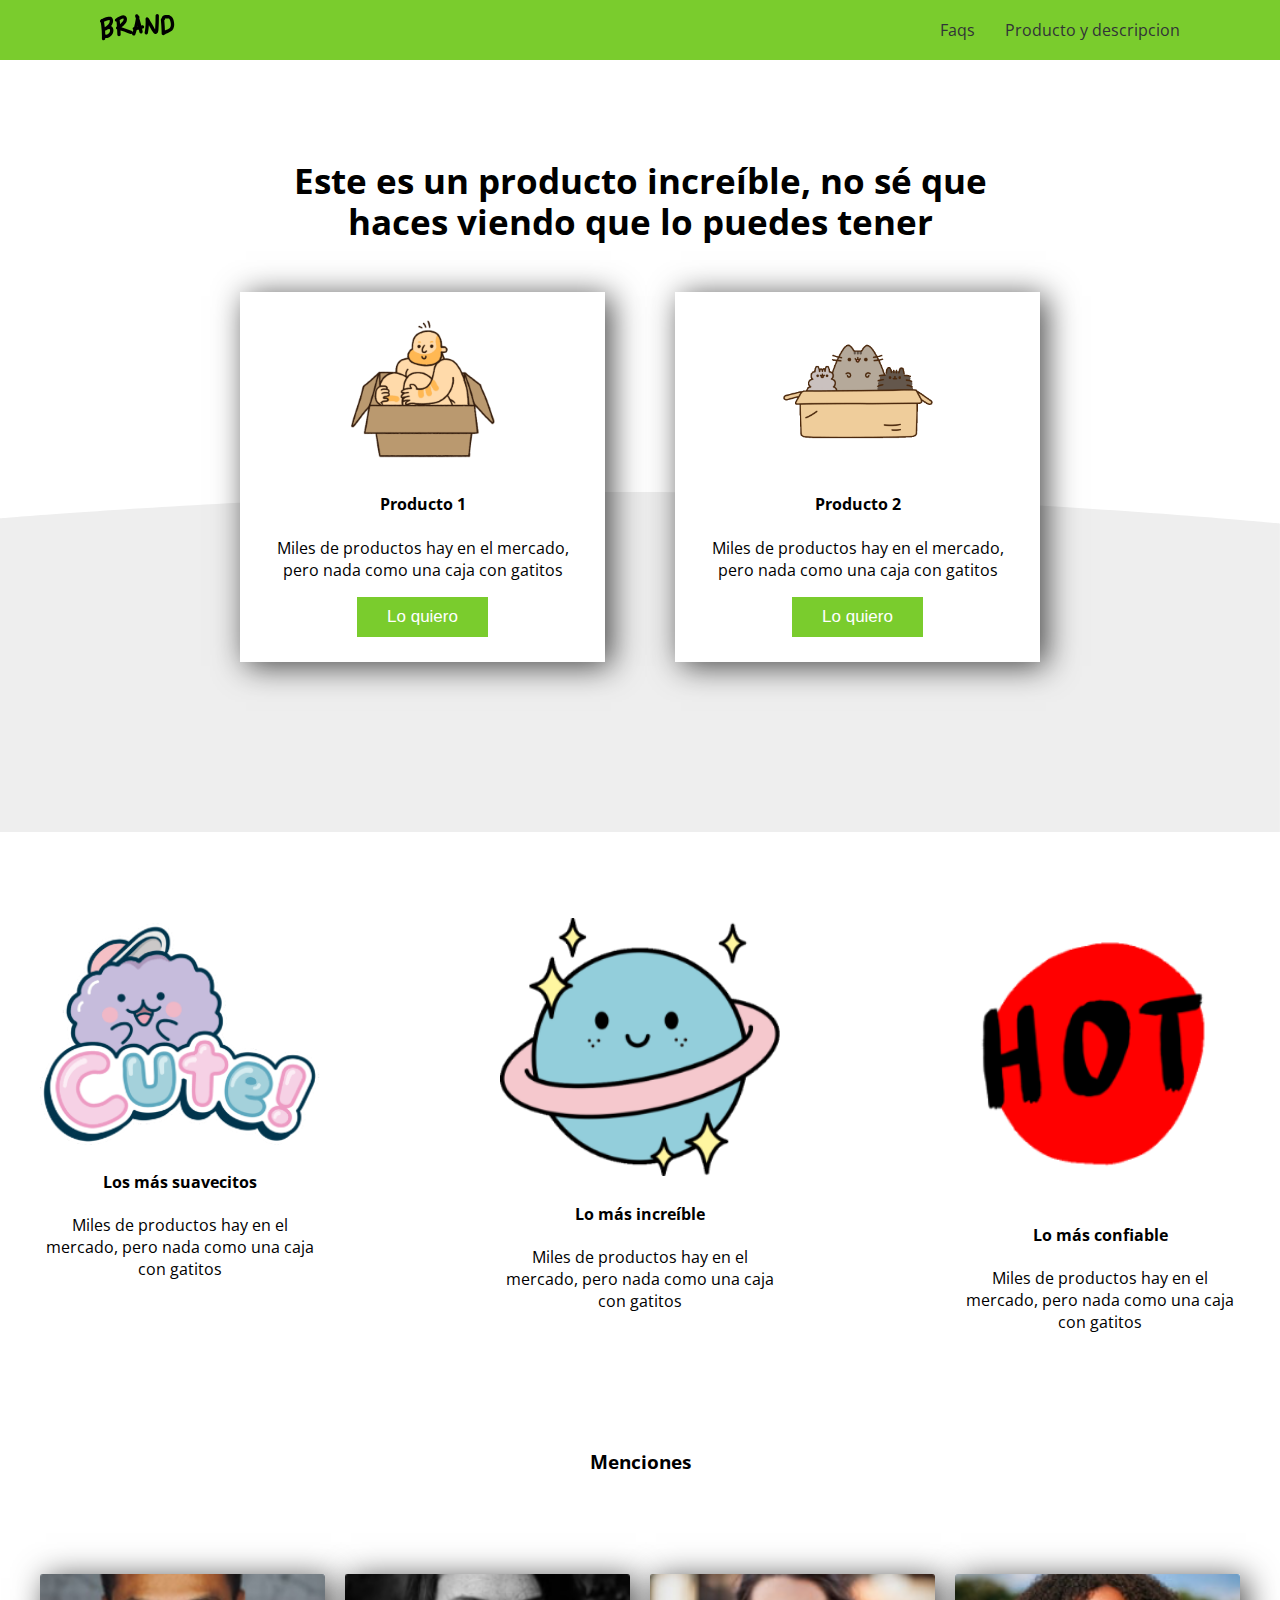
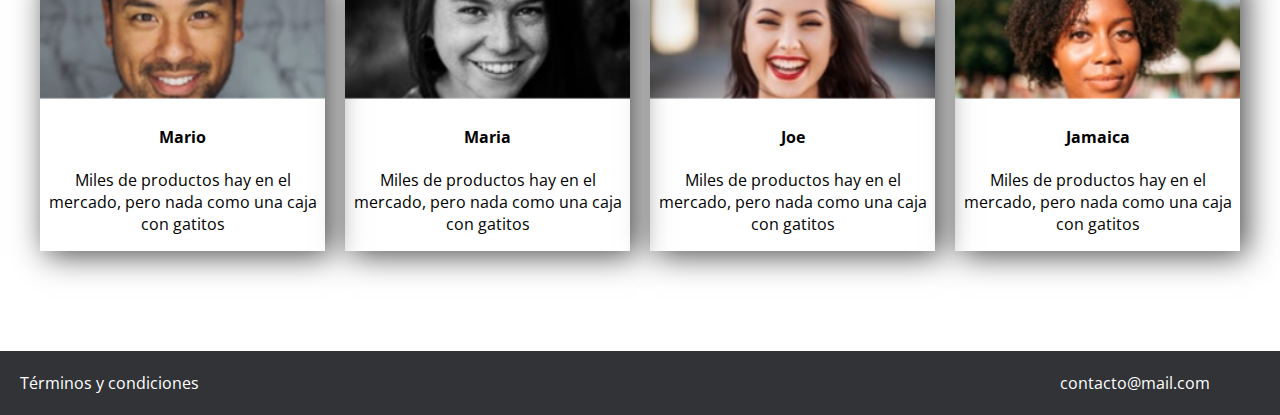
<file: index.html>
<!DOCTYPE html>
<html>
<head>
	<link rel="stylesheet" type="text/css" href="css/style.css">
<link rel="stylesheet" type="text/css" href="css/animation.css">
<link href="https://fonts.googleapis.com/css?family=Open+Sans:300,300i,400,400i,600,600i,700,700i,800,800i&display=swap" rel="stylesheet"> 	<title>Home</title>
</head>

<div class="container">
<header class="fadedown">
	<nav class="navbar">
	<figure>
		<img src="images/logo.png">
	</figure>
	<ul class="lista">
		<li><a href="#">Faqs</a></li>
		<li><a href="#">Producto y descripcion</a></li>
	</ul>
</nav>
</header>
</div>
<body>
	<div class="message fadein">
		<h3> Este es un producto increíble, no sé que haces viendo que lo puedes tener </h3>
	</div>
<div class="fondo">
	<div class="shop">
	<div class="product fadeup">
		<img src="images/box1.png">
		<h4>Producto 1</h4>
		<p>Miles de productos hay en el mercado, pero nada como una caja con gatitos</p>
		<button>Lo quiero</button>
	</div>

	<div class="product fadeup">
		<img src="images/box2.png">
		<h4>Producto 2</h4>
		<p>Miles de productos hay en el mercado, pero nada como una caja con gatitos</p>
		<button>Lo quiero</button>
	</div>
	</div>

	<section class="second">
	<div class="b1">
	<figure>
		<img src="images/b1.png">
		<h4>Los más suavecitos</h4>
		<p>Miles de productos hay en el mercado, pero nada como una caja con gatitos</p>
	</figure>
	</div>

	<div class="b1">
	<figure>
		<img src="images/b2.png">
		<h4>Lo más increíble</h4>
		<p>Miles de productos hay en el mercado, pero nada como una caja con gatitos</p>
	</figure>
	</div>

	<div class="b1">
	<figure>
		<img src="images/b3.png">
		<h4>Lo más confiable</h4>
		<p>Miles de productos hay en el mercado, pero nada como una caja con gatitos</p>
	</figure>
	</div>
	</section>

	<h3 class="title-testimonials">Menciones</h3>
	<section class="section-testimonials">
	<div class="testimonials">
		<figure>
			<img src="images/p1.png">
			<h4>Mario</h4>
			<p>Miles de productos hay en el mercado, pero nada como una caja con gatitos</p>
		</figure>
	</div>

	<div class="testimonials">
		<figure>
			<img src="images/p2.png">
			<h4>Maria</h4>
			<p>Miles de productos hay en el mercado, pero nada como una caja con gatitos</p>
		</figure>
	</div>

	<div class="testimonials">
		<figure>
			<img src="images/p3.png">
			<h4>Joe</h4>
			<p>Miles de productos hay en el mercado, pero nada como una caja con gatitos</p>
		</figure>
	</div>

	<div class="testimonials">
		<figure>
			<img src="images/p4.png">
			<h4>Jamaica</h4>
			<p>Miles de productos hay en el mercado, pero nada como una caja con gatitos</p>
		</figure>
	</div>

	</section>

<footer>
<p>Términos y condiciones</p>
<p class="email">contacto@mail.com</p>
</footer>
</div>
</body>
</html>
</file>
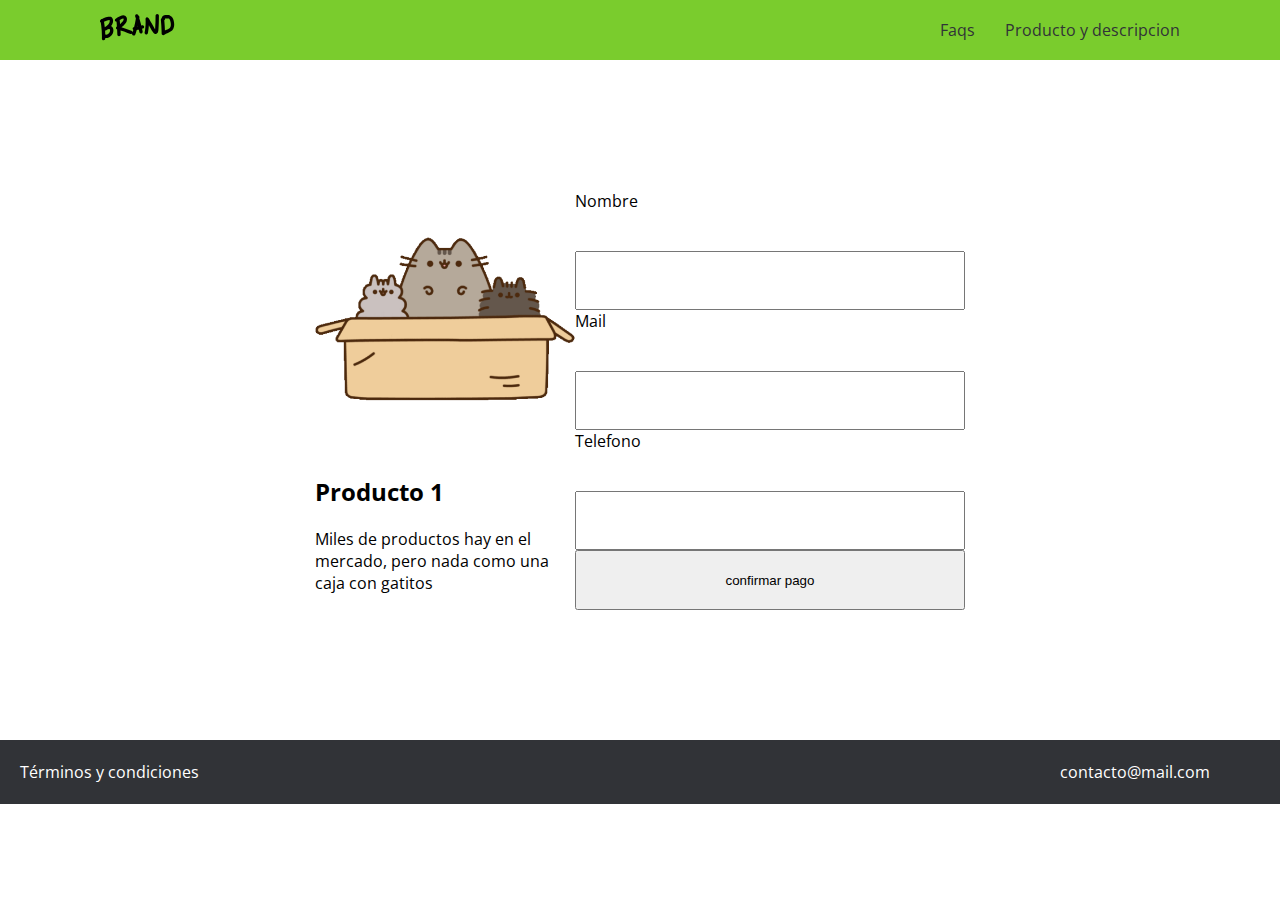
<file: formulario.html>
<!DOCTYPE html>
<html>
<head>
	<link rel="stylesheet" type="text/css" href="css/style.css">
<link href="https://fonts.googleapis.com/css?family=Open+Sans:300,300i,400,400i,600,600i,700,700i,800,800i&display=swap" rel="stylesheet">
<title>Formulario</title>
</head>

<div class="container">
<header>
	<nav class="navbar">
	<figure>
		<img src="images/logo.png">
	</figure>
	<ul class="lista">
		<li><a href="#">Faqs</a></li>
		<li><a href="#">Producto y descripcion</a></li>
	</ul>
	</nav>
</header>
</div>
<body>
	<div class="centrar">
		<div class="grid-form">
		<div class="seccion1">
		<img src="images/ben1.png">
		<h2>Producto 1</h2>
		<p>Miles de productos hay en el mercado, pero nada como una caja con gatitos</p>
		</div>
		<div class="seccion2">
		<label>Nombre</label>
		<input type="text" name="Nombre">
		<label>Mail</label>
		<input type="text" name="Mail">
		<label>Telefono</label>
		<input type="text" name="Telefono">
		<button>confirmar pago</button>
		</div>
		</div>
	</div>

	<footer>
	<p>Términos y condiciones</p>
	<p class="email">contacto@mail.com</p>
	</footer>
</body>
</html>
</file>
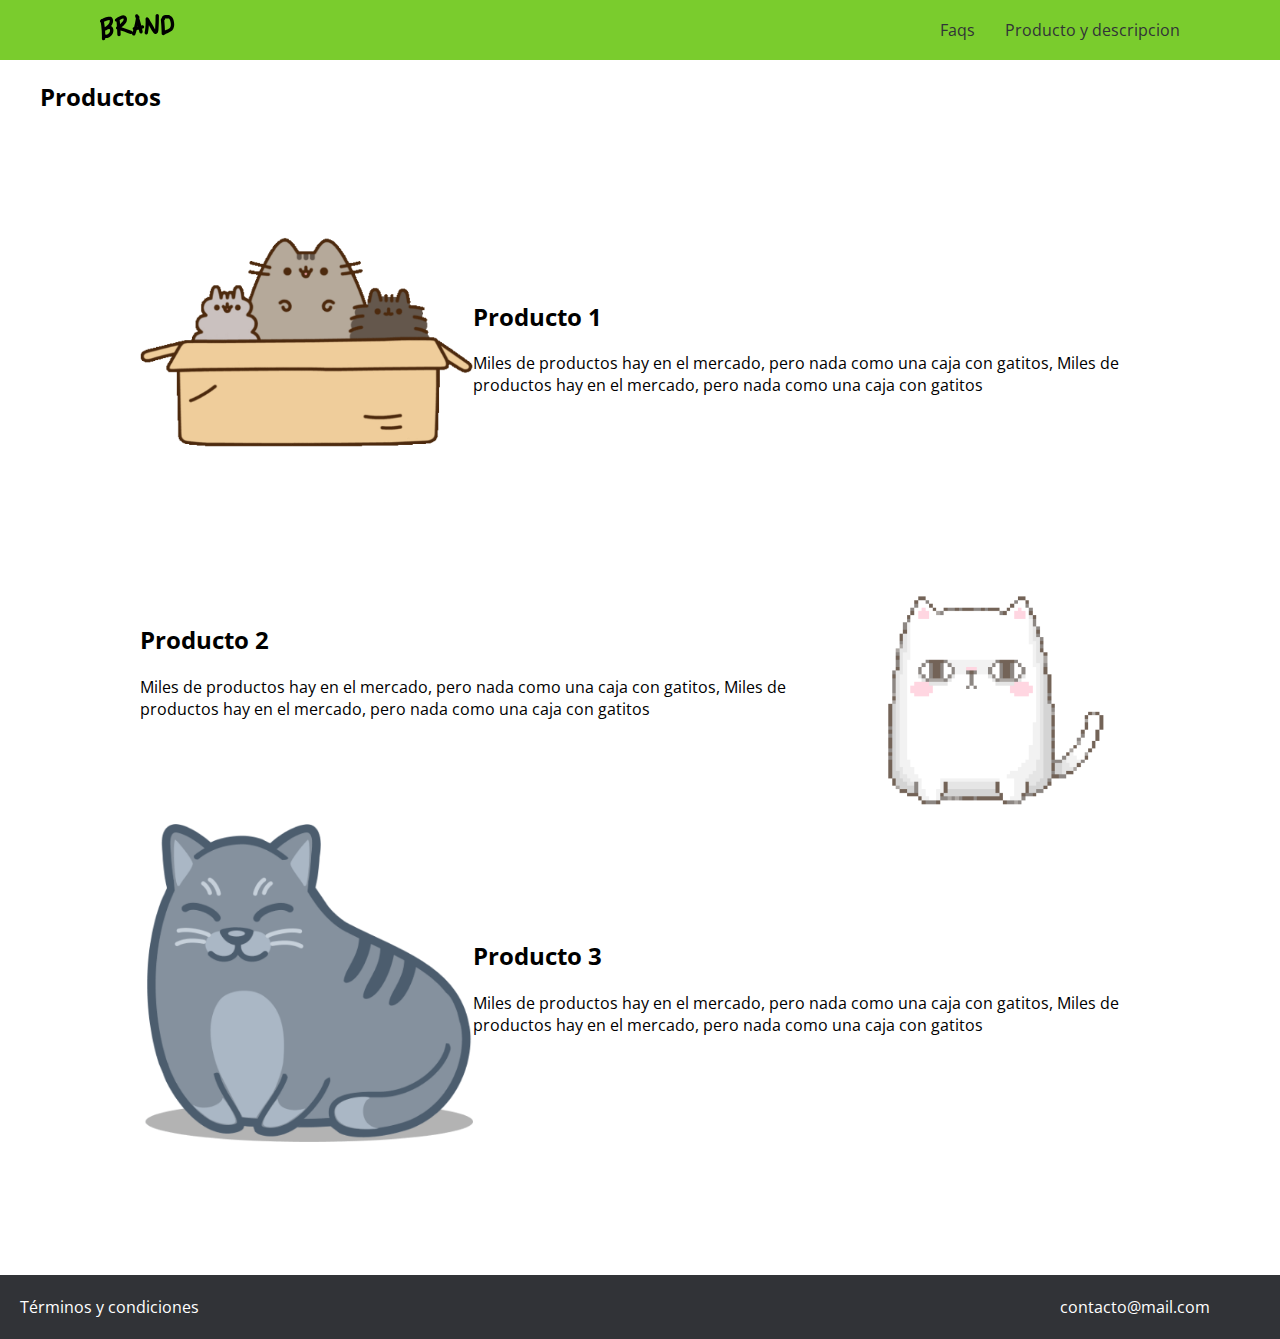
<file: products.html>
<!DOCTYPE html>
<html>
<head>
	<link rel="stylesheet" type="text/css" href="css/style.css">
<link href="https://fonts.googleapis.com/css?family=Open+Sans:300,300i,400,400i,600,600i,700,700i,800,800i&display=swap" rel="stylesheet">
<title>products</title>
</head>

<div class="container">
<header>
	<nav class="navbar">
	<figure>
		<img src="images/logo.png">
	</figure>
	<ul class="lista">
		<li><a href="#">Faqs</a></li>
		<li><a href="#">Producto y descripcion</a></li>
	</ul>
	</nav>
</header>
</div>
<body>
<div class="titel">
<h2>Productos</h2>
</div>
<div class="subcontainer">
	<div class="grid-productos">
	<div class="productos imagen1">
		<img src="images/ben1.png" alt="">
	</div>
	<div class="texto-producto primero texto1">
		<h2>Producto 1</h2>
		<p>Miles de productos hay en el mercado, pero nada como una caja con gatitos, Miles de productos hay en el mercado, pero nada como una caja con gatitos</p>
	</div>


	<div class="texto-producto primero texto2">
		<h2>Producto 2</h2>
		<p>Miles de productos hay en el mercado, pero nada como una caja con gatitos, Miles de productos hay en el mercado, pero nada como una caja con gatitos</p>
	</div>
	<div class="productos imagen2">
		<img src="images/ben2.png" alt="">
	</div>

	<div class="productos imagen3">
		<img src="images/ben3.png" alt="">
	</div>
	<div class="texto-producto primero texto3">
		<h2>Producto 3</h2>
		<p>Miles de productos hay en el mercado, pero nada como una caja con gatitos, Miles de productos hay en el mercado, pero nada como una caja con gatitos</p>
	</div>
	</div>
</div>
	<footer>
	<p>Términos y condiciones</p>
	<p class="email">contacto@mail.com</p>
	</footer>
</div>
</body>
</html>
</file>
<file: css/style.css>
:root
{
	/*colores*/
	--green-color:#7ACC2D;
	--white-color:#ffffff;
	--black-color:#313337;

	/*align and position*/
	--centrar:center;

	/*box-shadow*/
	--box:6px 4px 30px 0px rgba(0,0,0,0.72);
}
body
{
	margin: 0;
	padding: 0;
    font-family: 'Open Sans', sans-serif;
}

figure
{
	margin: 0;
}

.navbar {
    display: grid;
    grid-template-columns: auto auto;
    align-items: var(--centrar);
    justify-content: space-between;
    max-width: 1080px;
    margin: auto;
    height: 60px;
    align-content: var(--centrar);
    padding: 0 20px;
}

.navbar ul
{
	display: grid;
	grid-template-columns: auto auto;
	justify-content: space-between;
	grid-gap: 30px;
	list-style: none;
}

header
{
	    background:var(--green-color);
}

.navbar ul.lista li a
{
	color: #313337;
	text-decoration: none;
	cursor: pointer;
}

.message
{
	margin: auto;
    margin-top: auto;
	max-width: 733px;
	font-size: 30px;
	text-align: var(--centrar);
	line-height: 41px;
	font-weight: 800;
	margin-top: 100px;
	margin-bottom: 250px;
}

.fondo
{
    background-image: url(../images/curve.png);
    height: 340px;
    background-position: var(--centrar) top;
    background-repeat: no-repeat;
    background-size: cover;
}

.shop
{
	display: grid;
    grid-template-columns: auto auto;
    max-width: 800px;
    margin: auto;
    text-align: var(--centrar);
    grid-gap: 70px;
}

.product
{
	background:var(--white-color);
	margin-top: -200px;
	padding: 25px;
	box-shadow: var(--box);
}

div.product button
{
	background:var(--green-color);
	border: none;
	padding: 10px 30px;
	font-size: 17px;
	color:
	white;
	font-weight: 500;
}

.second {
    display: grid;
    grid-template-columns: 1fr 1fr 1fr;
    max-width: 1200px;
    margin: auto;
        margin-top: auto;
        margin-bottom: auto;
    margin-top: auto;
    margin-bottom: auto;
    margin-top: 20%;
    text-align: var(--centrar);
    grid-gap: 150px;
    align-content: var(--centrar);
    margin-bottom: 0%;
    justify-content: space-around;
    grid-gap: 15%;
    padding: 0 20px;
}

.second img
{
	max-width: 100%;
	width: 100%;
}
.section-testimonials
{
	display: grid;
	grid-template-columns: auto auto auto auto;
	max-width: 1200px;
	margin: auto;
	margin-top: 100px;
	margin-bottom: 100px;
	text-align: center;
	grid-gap: 20px;
	padding: 0 20px;
}

.section-testimonials img
{
	max-width: 100%;
	width: 100%;
}

.title-testimonials
{
	text-align: center;
	margin-top: 100px;
	margin-bottom: 50px;
}

.testimonials
{
	box-shadow:var(--box) ;

}

footer
{
	display: grid;
	grid-template-columns: 200px 1fr 200px;
	justify-content: space-between;
	background:var(--black-color);
	padding: 5px 20px;
	color: var(--white-color);
}

footer p.email
{
	grid-column-start: 3;
}

/*page products*/

.subcontainer
{
	max-width: 1000px;
	margin: auto;
	margin-bottom: 10%;
	padding: 0 20px;
}
.grid-productos
{
	display: grid;
	grid-template-columns: 1fr 1fr 1fr;
	grid-template-areas: "imagen1 texto1 texto1"
							"texto2 texto2 imagen2"
							"imagen3 texto3 texto3";
}

.grid-productos img
{
	max-width: 100%;
	width: 100%;
}

.primero
{
	grid-column: span 2;
	align-self: center;
}

.titel
{
	max-width: 1200px;
	margin: auto;
	margin-bottom: 5%;
}

.imagen1
{
	grid-area: imagen1;
}

.imagen2
{
	grid-area: imagen2;
}

.imagen3
{
	grid-area: imagen3;
}

.texto1
{
	grid-area: texto1;
}

.texto2
{
	grid-area: texto2;
}

.texto3
{
	grid-area: texto3;
}

.grid-form
{
	display: grid;
	max-width: 650px;
	margin: auto;
	grid-template-columns: 40% 60%;
	margin: 20% 0;
}

.grid-form img
{
	max-width: 100%;
	width: 100%;
}

.centrar
{
	max-width: 650px;
	margin: auto;
}

.seccion2
{
	display: grid;
}

.grid-productos img
{
	width: 100%;
	max-width: 100%;
}

@media screen and (max-width: 1050px)
{
	.second
	{
		grid-gap: 10px;
	}
}

@media screen and (max-width: 850px)
{
		.product
	{
		margin-top: 0px;
	}

	.shop
	{
    grid-template-columns: 1fr;
    max-width: 700px;
    padding: 0 20px;
	}

	.second
	{
		grid-template-columns: 1fr;
	}

	.section-testimonials
	{
		grid-template-columns: 1fr;
	}
}

@media screen and (max-width: 768px)
{
		.grid-productos
	{
		grid-template-areas: "imagen1"
							"texto1"
							"imagen2"
							"texto2"
							"imagen3"
							"texto3";
		grid-gap: 10px;
		grid-template-columns: 1fr;
		grid-row-gap: 50px;
	}

		.primero
	{
		grid-column: span 1;
		align-self: center;
	}
}

@media screen and (max-width: 500px)
{
	.navbar
	{
		grid-template-columns: 1fr;
		justify-items: center;
		height: 120px;
	}

	footer
	{
		grid-template-columns: 1fr;
		justify-items:center;
	}

	footer p.email {
    grid-column-start: inherit;
}
}
</file>
<file: css/animation.css>
.fadein
{
	animation-name: fadein;
	animation-duration: 4s;
	animation-fill-mode: both;
	-webkit-animation-name: fadein;
	-webkit-animation-duration: 4s;
	-webkit-animation-fill-mode: both;

}

@keyframes fadein
{
from
{
	opacity: 0;
}
to
{
	opacity: 1;
}
}

.fadedown
{
	animation-name: fadedown;
	animation-duration: 1s;
	animation-fill-mode: both;
	-webkit-animation-name: fadedown;
	-webkit-animation-duration: 1s;
	-webkit-animation-fill-mode: both;
}

@keyframes fadedown
{
	from
	{
		opacity: 0;
		transform: translate3d(0,-100%,0);
		-webkit-transform: translate3d(0,-100%,0);
	}
	to
	{
		opacity: 1;
		transform: translate3d(0,0,0);
		-webkit-transform: translate3d(0,0,0);

	}
}

.fadeup
{
	animation-name: fadeup;
	animation-duration: 1s;
	animation-fill-mode: both;
	-webkit-animation-name: fadeup;
	-webkit-animation-duration: 1s;
	-webkit-animation-fill-mode: both;
}

@keyframes fadeup
{
	from
	{
		opacity: 0;
		transform: translate3d(0,100%,0);
		-webkit-transform: translate3d(0,100%,0);
	}
	to
	{
		opacity: 1;
		transform: translate3d(0,0,0);
		-webkit-transform: translate3d(0,0,0);

	}
}
</file>
